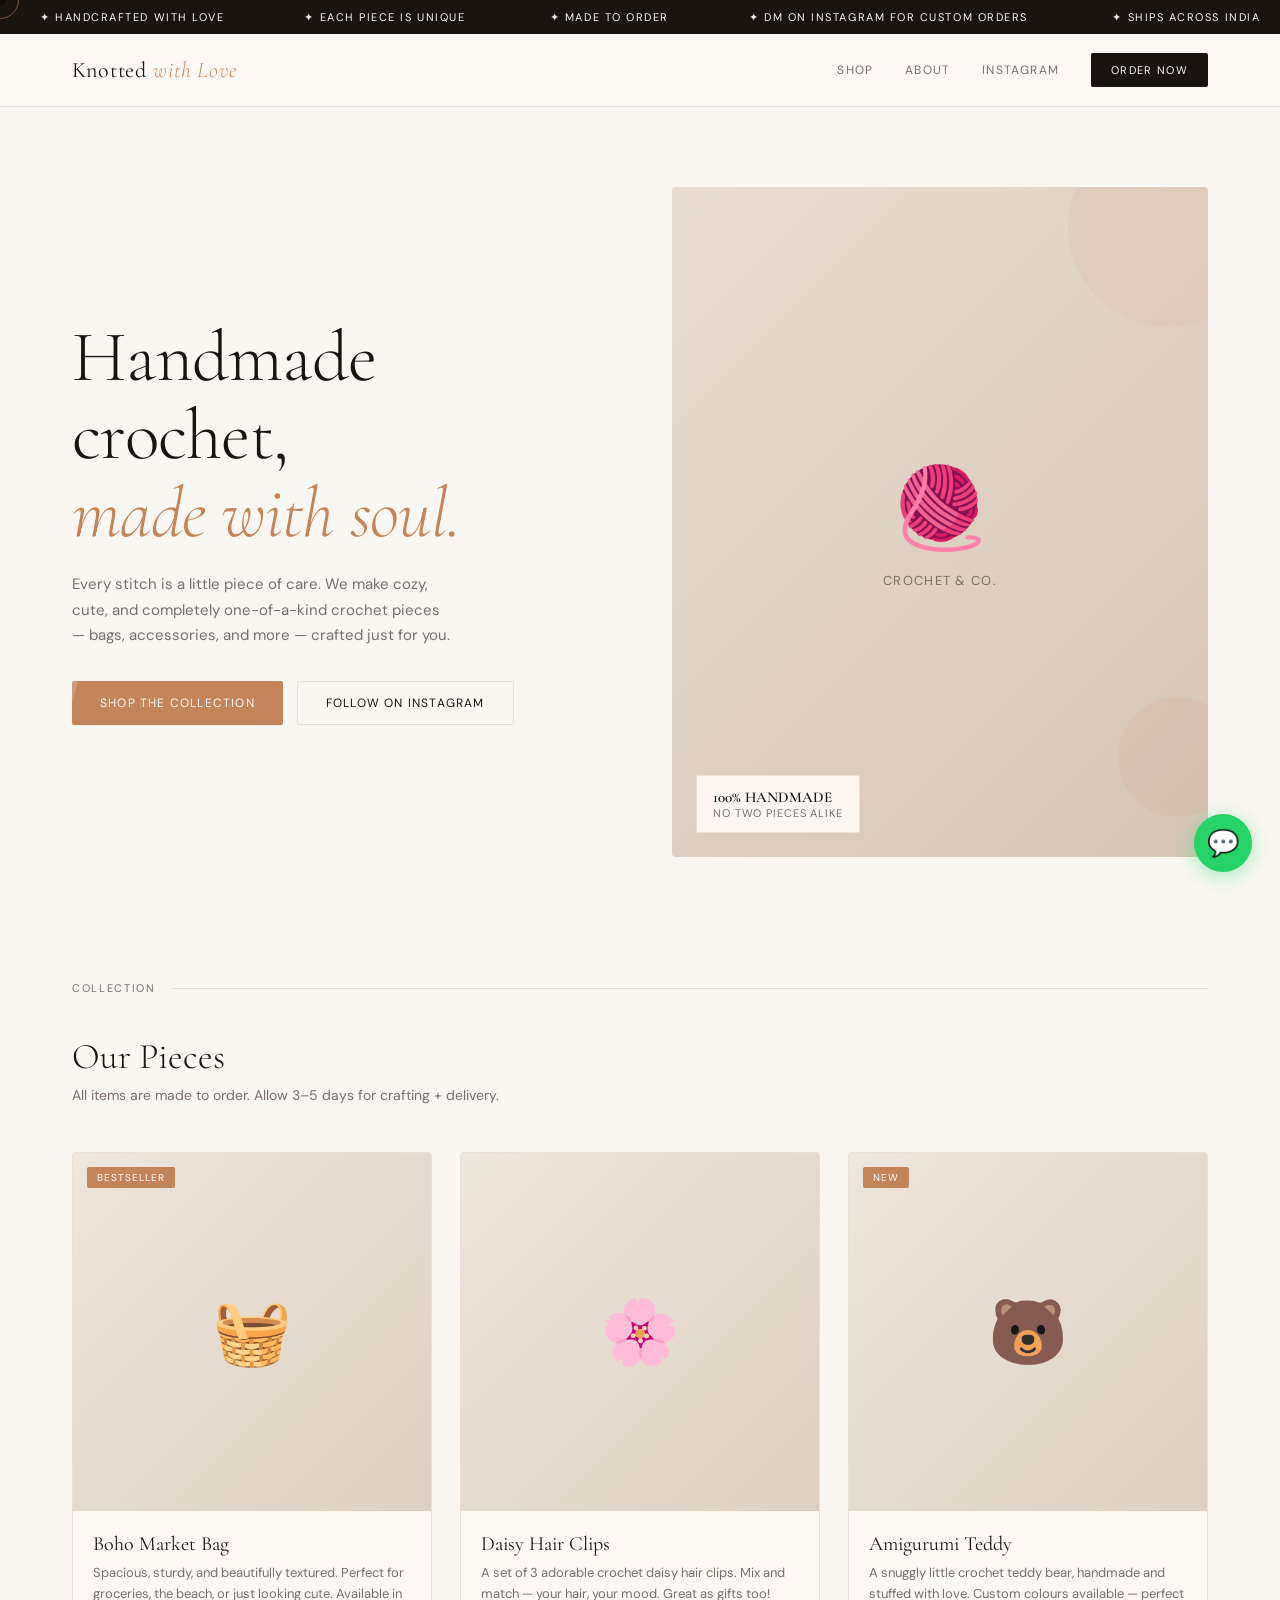
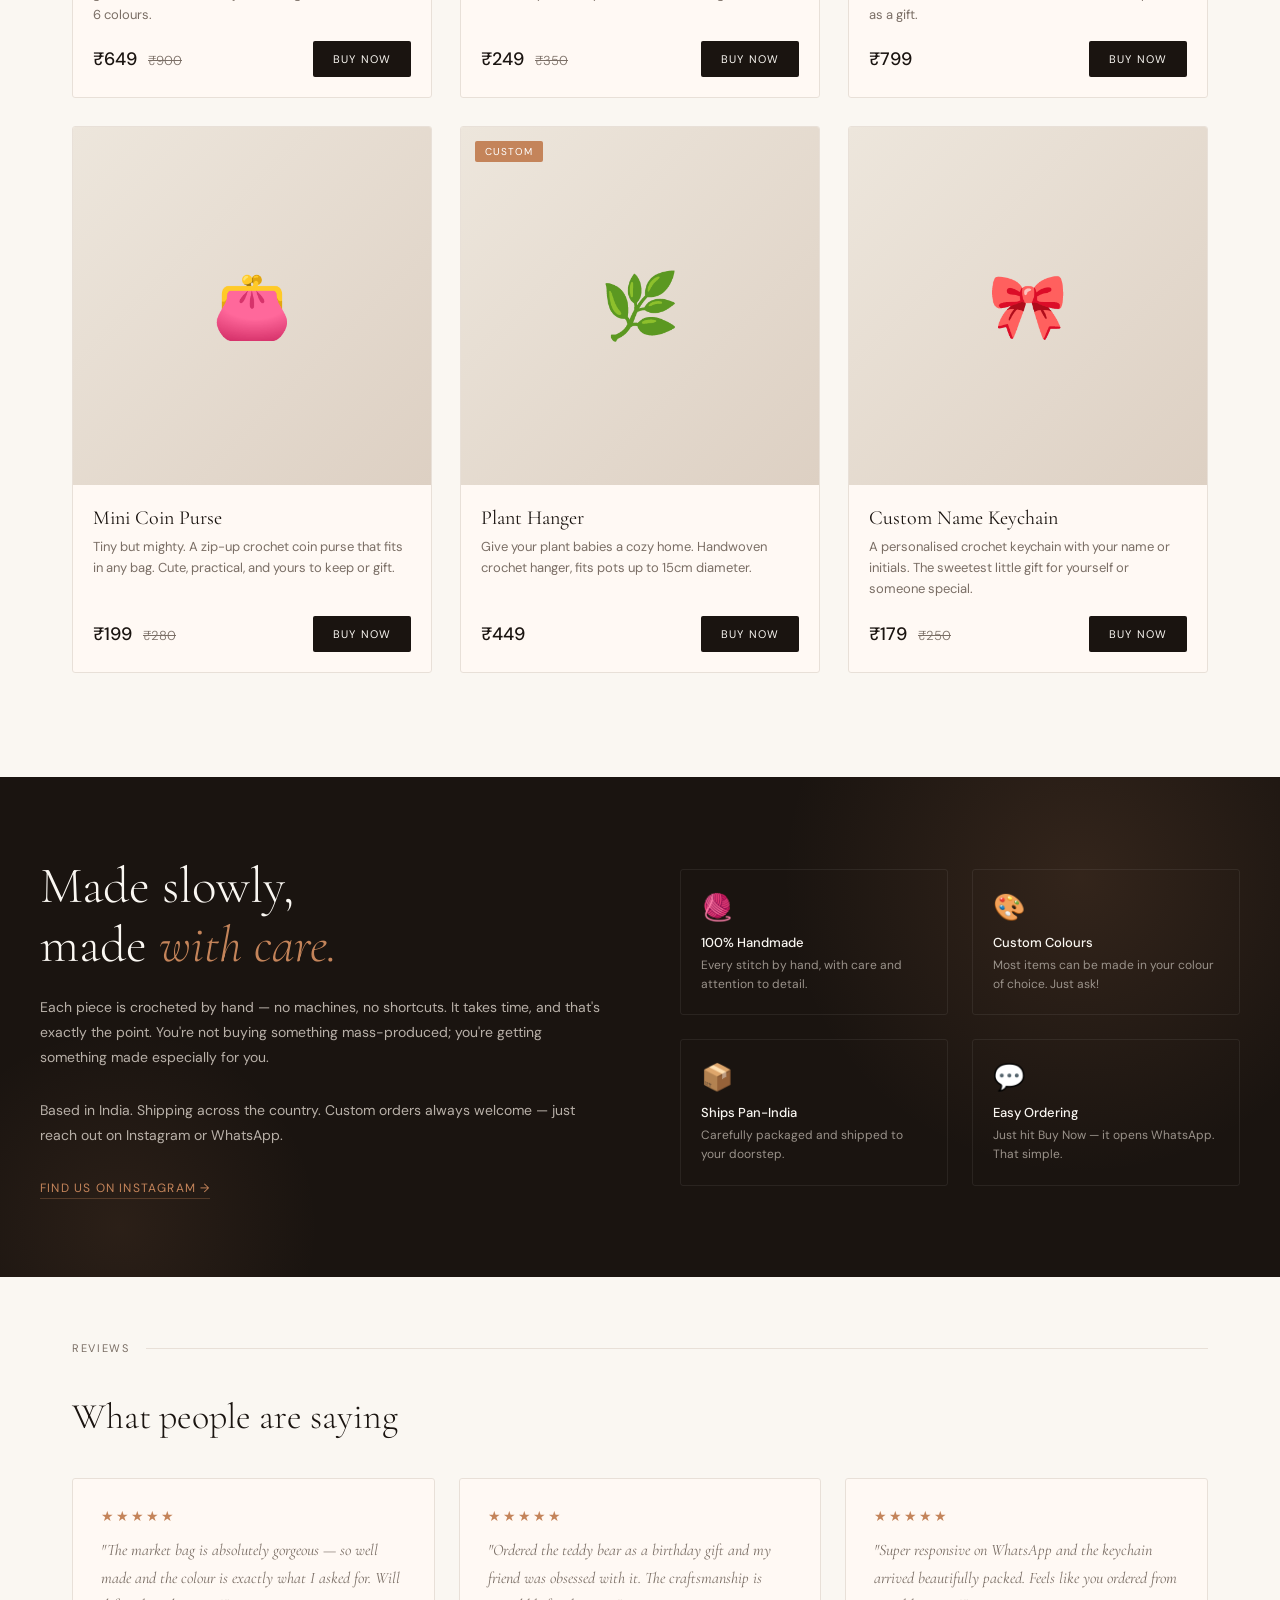
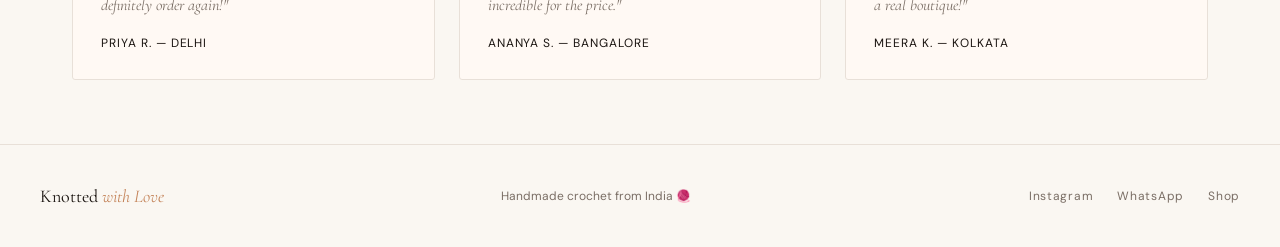
<file: backup1234/index.html>
<!DOCTYPE html>
<html lang="en">
<head>
  <meta charset="UTF-8"/>
  <meta name="viewport" content="width=device-width, initial-scale=1.0"/>
  <title>Knotted with Love – Handmade Crochet</title>
  <link href="https://fonts.googleapis.com/css2?family=Cormorant+Garamond:ital,wght@0,300;0,400;0,600;1,300;1,400&family=DM+Sans:wght@300;400;500&display=swap" rel="stylesheet"/>
  <link href="style.css" rel="stylesheet">
</head>
<body>

  <div class="cursor" id="cursor"></div>
  <div class="cursor-ring" id="cursorRing"></div>
  <div class="particles" id="particles"></div>

  <!-- MARQUEE -->
  <div class="marquee-bar">
    <div class="marquee-inner">
      <span>✦ Handcrafted with love</span><span>✦ Each piece is unique</span>
      <span>✦ Made to order</span><span>✦ DM on Instagram for custom orders</span>
      <span>✦ Ships across India</span><span>✦ Handcrafted with love</span>
      <span>✦ Each piece is unique</span><span>✦ Made to order</span>
      <span>✦ DM on Instagram for custom orders</span><span>✦ Ships across India</span>
    </div>
  </div>

  <!-- HEADER -->
  <header>
    <div class="header-inner">
      <a href="#" class="logo">Knotted <em>with Love</em></a>
      <nav>
        <a href="#products">Shop</a>
        <a href="#about">About</a>
        <a href="https://www.instagram.com/" target="_blank">Instagram</a>
        <a href="https://wa.me/919876543210" target="_blank" class="nav-cta">Order Now</a>
      </nav>
    </div>
  </header>

  <!-- HERO -->
  <section class="hero">
    <div class="hero-text">
      <h1>Handmade<br>crochet,<br><em>made with soul.</em></h1>
      <p>Every stitch is a little piece of care. We make cozy, cute, and completely one-of-a-kind crochet pieces — bags, accessories, and more — crafted just for you.</p>
      <div class="hero-btns">
        <a href="#products" class="btn-primary">Shop the Collection</a>
        <a href="https://www.instagram.com/" target="_blank" class="btn-outline">Follow on Instagram</a>
      </div>
    </div>
    <div class="hero-visual">
      <div class="hero-deco hero-deco-1"></div>
      <div class="hero-deco hero-deco-2"></div>
      <div class="hero-visual-fallback">
        <div class="hero-emoji">🧶</div>
        <span>Crochet &amp; Co.</span>
      </div>
      <div class="hero-badge">
        <strong>100% Handmade</strong>
        No two pieces alike
      </div>
    </div>
  </section>

  <!-- PRODUCTS -->
  <section class="products-section" id="products">
    <div class="section-label reveal">Collection</div>
    <h2 class="reveal reveal-d1">Our Pieces</h2>
    <p class="sub reveal reveal-d2">All items are made to order. Allow 3–5 days for crafting + delivery.</p>
    <div class="products-grid">

      <div class="product-card">
        <div class="product-img">
          <div class="product-placeholder"><span class="ei">🧺</span></div>
          <span class="product-tag">Bestseller</span>
        </div>
        <div class="product-body">
          <div class="product-name">Boho Market Bag</div>
          <div class="product-desc">Spacious, sturdy, and beautifully textured. Perfect for groceries, the beach, or just looking cute. Available in 6 colours.</div>
          <div class="product-meta">
            <div class="product-price">₹649 <span class="og">₹900</span></div>
            <a href="https://wa.me/919876543210?text=Hi!%20I%27m%20interested%20in%20the%20Boho%20Market%20Bag%20from%20your%20crochet%20store%20%F0%9F%A7%B6" target="_blank" class="buy-btn"><span class="bl">Buy Now</span></a>
          </div>
        </div>
      </div>

      <div class="product-card">
        <div class="product-img">
          <div class="product-placeholder"><span class="ei">🌸</span></div>
        </div>
        <div class="product-body">
          <div class="product-name">Daisy Hair Clips</div>
          <div class="product-desc">A set of 3 adorable crochet daisy hair clips. Mix and match — your hair, your mood. Great as gifts too!</div>
          <div class="product-meta">
            <div class="product-price">₹249 <span class="og">₹350</span></div>
            <a href="https://wa.me/919876543210?text=Hi!%20I%27m%20interested%20in%20the%20Daisy%20Hair%20Clips%20from%20your%20crochet%20store%20%F0%9F%8C%B8" target="_blank" class="buy-btn"><span class="bl">Buy Now</span></a>
          </div>
        </div>
      </div>

      <div class="product-card">
        <div class="product-img">
          <div class="product-placeholder"><span class="ei">🐻</span></div>
          <span class="product-tag">New</span>
        </div>
        <div class="product-body">
          <div class="product-name">Amigurumi Teddy</div>
          <div class="product-desc">A snuggly little crochet teddy bear, handmade and stuffed with love. Custom colours available — perfect as a gift.</div>
          <div class="product-meta">
            <div class="product-price">₹799</div>
            <a href="https://wa.me/919876543210?text=Hi!%20I%27m%20interested%20in%20the%20Amigurumi%20Teddy%20from%20your%20crochet%20store%20%F0%9F%90%BB" target="_blank" class="buy-btn"><span class="bl">Buy Now</span></a>
          </div>
        </div>
      </div>

      <div class="product-card">
        <div class="product-img">
          <div class="product-placeholder"><span class="ei">👛</span></div>
        </div>
        <div class="product-body">
          <div class="product-name">Mini Coin Purse</div>
          <div class="product-desc">Tiny but mighty. A zip-up crochet coin purse that fits in any bag. Cute, practical, and yours to keep or gift.</div>
          <div class="product-meta">
            <div class="product-price">₹199 <span class="og">₹280</span></div>
            <a href="https://wa.me/919876543210?text=Hi!%20I%27m%20interested%20in%20the%20Mini%20Coin%20Purse%20from%20your%20crochet%20store%20%F0%9F%91%9B" target="_blank" class="buy-btn"><span class="bl">Buy Now</span></a>
          </div>
        </div>
      </div>

      <div class="product-card">
        <div class="product-img">
          <div class="product-placeholder"><span class="ei">🌿</span></div>
          <span class="product-tag">Custom</span>
        </div>
        <div class="product-body">
          <div class="product-name">Plant Hanger</div>
          <div class="product-desc">Give your plant babies a cozy home. Handwoven crochet hanger, fits pots up to 15cm diameter.</div>
          <div class="product-meta">
            <div class="product-price">₹449</div>
            <a href="https://wa.me/919876543210?text=Hi!%20I%27m%20interested%20in%20the%20Plant%20Hanger%20from%20your%20crochet%20store%20%F0%9F%8C%BF" target="_blank" class="buy-btn"><span class="bl">Buy Now</span></a>
          </div>
        </div>
      </div>

      <div class="product-card">
        <div class="product-img">
          <div class="product-placeholder"><span class="ei">🎀</span></div>
        </div>
        <div class="product-body">
          <div class="product-name">Custom Name Keychain</div>
          <div class="product-desc">A personalised crochet keychain with your name or initials. The sweetest little gift for yourself or someone special.</div>
          <div class="product-meta">
            <div class="product-price">₹179 <span class="og">₹250</span></div>
            <a href="https://wa.me/919876543210?text=Hi!%20I%27m%20interested%20in%20a%20Custom%20Name%20Keychain%20from%20your%20crochet%20store%20%F0%9F%8E%80" target="_blank" class="buy-btn"><span class="bl">Buy Now</span></a>
          </div>
        </div>
      </div>

    </div>
  </section>

  <!-- ABOUT -->
  <section class="about-strip" id="about">
    <div class="about-inner">
      <div class="reveal">
        <h2>Made slowly,<br>made <em>with care.</em></h2>
        <p>Each piece is crocheted by hand — no machines, no shortcuts. It takes time, and that's exactly the point. You're not buying something mass-produced; you're getting something made especially for you.</p>
        <p>Based in India. Shipping across the country. Custom orders always welcome — just reach out on Instagram or WhatsApp.</p>
        <a href="https://www.instagram.com/" target="_blank">Find us on Instagram →</a>
      </div>
      <div class="perks reveal reveal-d2">
        <div class="perk">
          <span class="perk-icon">🧶</span>
          <h4>100% Handmade</h4>
          <p>Every stitch by hand, with care and attention to detail.</p>
        </div>
        <div class="perk">
          <span class="perk-icon">🎨</span>
          <h4>Custom Colours</h4>
          <p>Most items can be made in your colour of choice. Just ask!</p>
        </div>
        <div class="perk">
          <span class="perk-icon">📦</span>
          <h4>Ships Pan-India</h4>
          <p>Carefully packaged and shipped to your doorstep.</p>
        </div>
        <div class="perk">
          <span class="perk-icon">💬</span>
          <h4>Easy Ordering</h4>
          <p>Just hit Buy Now — it opens WhatsApp. That simple.</p>
        </div>
      </div>
    </div>
  </section>

  <!-- TESTIMONIALS -->
  <section class="testimonials">
    <div class="section-label reveal">Reviews</div>
    <h2 class="reveal reveal-d1" style="font-family:'Cormorant Garamond',serif;font-size:36px;font-weight:300;">What people are saying</h2>
    <div class="testimonials-grid">
      <div class="testimonial">
        <div class="stars">★★★★★</div>
        <blockquote>"The market bag is absolutely gorgeous — so well made and the colour is exactly what I asked for. Will definitely order again!"</blockquote>
        <div class="reviewer">Priya R. — Delhi</div>
      </div>
      <div class="testimonial">
        <div class="stars">★★★★★</div>
        <blockquote>"Ordered the teddy bear as a birthday gift and my friend was obsessed with it. The craftsmanship is incredible for the price."</blockquote>
        <div class="reviewer">Ananya S. — Bangalore</div>
      </div>
      <div class="testimonial">
        <div class="stars">★★★★★</div>
        <blockquote>"Super responsive on WhatsApp and the keychain arrived beautifully packed. Feels like you ordered from a real boutique!"</blockquote>
        <div class="reviewer">Meera K. — Kolkata</div>
      </div>
    </div>
  </section>

  <!-- FOOTER -->
  <footer>
    <div class="footer-inner">
      <div class="footer-logo">Knotted <em>with Love</em></div>
      <p>Handmade crochet from India 🧶</p>
      <div class="footer-links">
        <a href="https://www.instagram.com/" target="_blank">Instagram</a>
        <a href="https://wa.me/919876543210" target="_blank">WhatsApp</a>
        <a href="#products">Shop</a>
      </div>
    </div>
  </footer>

  <a href="https://wa.me/919876543210?text=Hi!%20I%27d%20like%20to%20order%20from%20your%20crochet%20store%20%F0%9F%A7%B6" target="_blank" class="wa-float" title="Chat on WhatsApp">💬</a>

  <script>
    // ── CUSTOM CURSOR
    const cursor = document.getElementById('cursor');
    const ring = document.getElementById('cursorRing');
    let mx = 0, my = 0;
    document.addEventListener('mousemove', e => {
      mx = e.clientX; my = e.clientY;
      cursor.style.left = mx + 'px';
      cursor.style.top  = my + 'px';
    });
    // Ring lags behind slightly
    setInterval(() => {
      ring.style.left = mx + 'px';
      ring.style.top  = my + 'px';
    }, 80);
    // Scale cursor on hover
    document.querySelectorAll('a, button').forEach(el => {
      el.addEventListener('mouseenter', () => {
        cursor.style.width = '20px'; cursor.style.height = '20px';
        ring.style.width = '54px'; ring.style.height = '54px';
      });
      el.addEventListener('mouseleave', () => {
        cursor.style.width = '12px'; cursor.style.height = '12px';
        ring.style.width = '38px'; ring.style.height = '38px';
      });
    });

    // ── FLOATING PARTICLES
    const emojis = ['🧶','✦','🌸','🎀','⋆','·','✿','○'];
    const container = document.getElementById('particles');
    for (let i = 0; i < 20; i++) {
      const p = document.createElement('div');
      p.className = 'particle';
      p.textContent = emojis[Math.floor(Math.random() * emojis.length)];
      p.style.left = Math.random() * 100 + 'vw';
      p.style.setProperty('--dur',   (10 + Math.random() * 14) + 's');
      p.style.setProperty('--delay', (-Math.random() * 20) + 's');
      p.style.fontSize = (11 + Math.random() * 14) + 'px';
      container.appendChild(p);
    }

    // ── SCROLL REVEAL
    const observer = new IntersectionObserver(entries => {
      entries.forEach(entry => {
        if (entry.isIntersecting) entry.target.classList.add('visible');
      });
    }, { threshold: 0.12 });

    document.querySelectorAll('.reveal').forEach(el => observer.observe(el));

    // Product cards staggered
    document.querySelectorAll('.product-card').forEach((el, i) => {
      el.style.transitionDelay = (i % 3) * 0.12 + 's';
      observer.observe(el);
    });

    // Testimonial cards staggered
    document.querySelectorAll('.testimonial').forEach((el, i) => {
      el.style.transitionDelay = i * 0.15 + 's';
      observer.observe(el);
    });
  </script>
</body>
</html>
</file>
<file: backup1234/style.css>
*, *::before, *::after { box-sizing: border-box; margin: 0; padding: 0; }

:root {
    --cream: #faf7f2;
    --warm-white: #fff9f4;
    --text: #1a1410;
    --muted: #7a6e65;
    --accent: #c4845a;
    --accent-dark: #a86844;
    --border: #e8e0d8;
}

html { scroll-behavior: smooth; }

body {
    font-family: 'DM Sans', sans-serif;
    background: var(--cream);
    color: var(--text);
    min-height: 100vh;
    overflow-x: hidden;
    cursor: none;
}

/* ── CUSTOM CURSOR ── */
.cursor {
    width: 12px; height: 12px;
    background: var(--accent);
    border-radius: 50%;
    position: fixed;
    pointer-events: none;
    z-index: 9999;
    transform: translate(-50%, -50%);
    transition: width 0.25s, height 0.25s, background 0.25s;
    mix-blend-mode: multiply;
}
.cursor-ring {
    width: 38px; height: 38px;
    border: 1.5px solid var(--accent);
    border-radius: 50%;
    position: fixed;
    pointer-events: none;
    z-index: 9998;
    transform: translate(-50%, -50%);
    transition: left 0.1s ease-out, top 0.1s ease-out, width 0.3s, height 0.3s;
    opacity: 0.55;
}

/* ── FLOATING PARTICLES ── */
.particles { position: fixed; inset: 0; pointer-events: none; z-index: 0; overflow: hidden; }
.particle {
    position: absolute;
    opacity: 0;
    animation: floatUp var(--dur, 12s) var(--delay, 0s) infinite ease-in-out;
}
@keyframes floatUp {
    0%   { opacity: 0; transform: translateY(110vh) rotate(0deg) scale(0.6); }
    10%  { opacity: 0.18; }
    90%  { opacity: 0.12; }
    100% { opacity: 0; transform: translateY(-10vh) rotate(360deg) scale(1); }
}

/* ── SCROLL REVEAL ── */
.reveal {
    opacity: 0;
    transform: translateY(32px);
    transition: opacity 0.7s ease, transform 0.7s ease;
}
.reveal.visible { opacity: 1; transform: translateY(0); }
.reveal-d1 { transition-delay: 0.1s; }
.reveal-d2 { transition-delay: 0.22s; }
.reveal-d3 { transition-delay: 0.36s; }

/* ── MARQUEE ── */
.marquee-bar {
    background: var(--text);
    color: var(--cream);
    font-size: 11px;
    letter-spacing: 0.14em;
    text-transform: uppercase;
    overflow: hidden;
    white-space: nowrap;
    padding: 10px 0;
    position: relative; z-index: 10;
}
.marquee-inner { display: inline-block; animation: marquee 30s linear infinite; }
.marquee-inner span { margin: 0 40px; }
@keyframes marquee { from { transform: translateX(0); } to { transform: translateX(-50%); } }

/* ── HEADER ── */
header {
    background: rgba(255,249,244,0.88);
    backdrop-filter: blur(12px);
    border-bottom: 1px solid var(--border);
    position: sticky; top: 0; z-index: 100;
    animation: slideDown 0.6s ease both;
}
@keyframes slideDown {
    from { transform: translateY(-100%); opacity: 0; }
    to   { transform: translateY(0); opacity: 1; }
}
.header-inner {
    max-width: 1200px; margin: 0 auto;
    padding: 0 32px; height: 72px;
    display: flex; align-items: center; justify-content: space-between;
}
.logo {
    font-family: 'Cormorant Garamond', serif;
    font-size: 22px; font-weight: 400;
    letter-spacing: 0.04em; color: var(--text);
    text-decoration: none; line-height: 1.2;
    position: relative;
}
.logo em { font-style: italic; font-weight: 300; color: var(--accent); }
.logo::after {
    content: ''; position: absolute;
    bottom: -2px; left: 0; right: 0; height: 1px;
    background: var(--accent);
    transform: scaleX(0); transform-origin: left;
    transition: transform 0.3s ease;
}
.logo:hover::after { transform: scaleX(1); }

nav { display: flex; gap: 32px; align-items: center; }
nav a {
    font-size: 12px; letter-spacing: 0.1em; text-transform: uppercase;
    color: var(--muted); text-decoration: none;
    position: relative; transition: color 0.2s;
}
nav a::after {
    content: ''; position: absolute;
    bottom: -3px; left: 0; right: 0; height: 1px;
    background: var(--accent);
    transform: scaleX(0); transform-origin: left;
    transition: transform 0.25s ease;
}
nav a:hover { color: var(--text); }
nav a:hover::after { transform: scaleX(1); }
.nav-cta {
    background: var(--text); color: var(--cream) !important;
    padding: 10px 20px; border-radius: 2px;
    font-size: 11px !important; letter-spacing: 0.12em !important;
    transition: background 0.2s, transform 0.2s, box-shadow 0.2s !important;
}
.nav-cta::after { display: none !important; }
.nav-cta:hover {
    background: var(--accent) !important; color: #fff !important;
    transform: translateY(-2px) !important;
    box-shadow: 0 6px 20px rgba(196,132,90,0.35) !important;
}

/* ── HERO ── */
.hero {
    max-width: 1200px; margin: 0 auto;
    padding: 80px 32px 60px;
    display: grid; grid-template-columns: 1fr 1fr;
    gap: 64px; align-items: center;
    position: relative; z-index: 1;
}
.hero-text h1 {
    font-family: 'Cormorant Garamond', serif;
    font-size: clamp(44px, 6vw, 72px);
    font-weight: 300; line-height: 1.08; letter-spacing: -0.01em;
    margin-bottom: 20px;
    animation: heroTitle 1s ease both 0.3s;
}
@keyframes heroTitle {
    from { opacity: 0; transform: translateY(40px) skewY(2deg); }
    to   { opacity: 1; transform: translateY(0) skewY(0deg); }
}
.hero-text h1 em { font-style: italic; color: var(--accent); }
.hero-text p {
    color: var(--muted); font-size: 15px; line-height: 1.7;
    max-width: 380px; margin-bottom: 32px;
    animation: heroTitle 1s ease both 0.5s;
}
.hero-btns {
    display: flex; gap: 14px; flex-wrap: wrap;
    animation: heroTitle 1s ease both 0.7s;
}
.btn-primary {
    background: var(--accent); color: #fff;
    padding: 14px 28px; border-radius: 2px;
    text-decoration: none; font-size: 12px;
    letter-spacing: 0.1em; text-transform: uppercase;
    display: inline-block; position: relative; overflow: hidden;
    transition: transform 0.2s, box-shadow 0.2s;
}
.btn-primary::before {
    content: ''; position: absolute; inset: 0;
    background: rgba(255,255,255,0.18);
    transform: translateX(-100%) skewX(-15deg);
    transition: transform 0.4s ease;
}
.btn-primary:hover::before { transform: translateX(150%) skewX(-15deg); }
.btn-primary:hover { transform: translateY(-2px); box-shadow: 0 8px 24px rgba(196,132,90,0.4); }

.btn-outline {
    border: 1.5px solid var(--border); color: var(--text);
    padding: 13px 28px; border-radius: 2px;
    text-decoration: none; font-size: 12px;
    letter-spacing: 0.1em; text-transform: uppercase;
    display: inline-block;
    transition: border-color 0.2s, color 0.2s, transform 0.2s;
}
.btn-outline:hover { border-color: var(--accent); color: var(--accent); transform: translateY(-2px); }

.hero-visual {
    position: relative; aspect-ratio: 4/5;
    border-radius: 4px; overflow: hidden; background: #e8ddd3;
    animation: heroImg 1.1s ease both 0.2s;
}
@keyframes heroImg {
    from { opacity: 0; transform: translateX(40px) scale(0.97); }
    to   { opacity: 1; transform: translateX(0) scale(1); }
}
.hero-visual-fallback {
    width: 100%; height: 100%;
    display: flex; flex-direction: column;
    align-items: center; justify-content: center;
    background: linear-gradient(135deg, #e8ddd3 0%, #d4c5b5 100%);
    color: var(--muted); gap: 12px;
}
.hero-emoji {
    font-size: 80px;
    animation: gentleBob 3s ease-in-out infinite;
    display: inline-block;
}
@keyframes gentleBob {
    0%,100% { transform: translateY(0) rotate(-3deg); }
    50%      { transform: translateY(-14px) rotate(3deg); }
}
.hero-visual-fallback span {
    font-size: 13px; font-family: 'DM Sans', sans-serif;
    letter-spacing: 0.1em; text-transform: uppercase;
}
.hero-badge {
    position: absolute; bottom: 24px; left: 24px;
    background: rgba(255,249,244,0.95); border: 1px solid var(--border);
    padding: 12px 16px; border-radius: 2px;
    font-size: 11px; letter-spacing: 0.08em;
    color: var(--muted); text-transform: uppercase;
    animation: badgeSlide 0.8s ease both 1.1s;
    backdrop-filter: blur(6px);
}
@keyframes badgeSlide {
    from { opacity: 0; transform: translateY(12px); }
    to   { opacity: 1; transform: translateY(0); }
}
.hero-badge strong {
    display: block; font-size: 15px; letter-spacing: 0;
    color: var(--text); font-family: 'Cormorant Garamond', serif; font-weight: 600;
}
/* Floating deco circles */
.hero-deco {
    position: absolute; border-radius: 50%;
    background: var(--accent); opacity: 0.08;
    animation: decoFloat 6s ease-in-out infinite;
    pointer-events: none;
}
.hero-deco-1 { width: 200px; height: 200px; top: -60px; right: -60px; animation-delay: 0s; }
.hero-deco-2 { width: 120px; height: 120px; bottom: 40px; right: -30px; animation-delay: -3s; }
@keyframes decoFloat {
    0%,100% { transform: translate(0,0) scale(1); }
    50%      { transform: translate(-10px,-15px) scale(1.05); }
}

/* ── SECTION LABEL ── */
.section-label {
    display: flex; align-items: center; gap: 16px;
    font-size: 11px; letter-spacing: 0.15em; text-transform: uppercase;
    color: var(--muted); margin-bottom: 40px;
}
.section-label::after { content: ''; flex: 1; height: 1px; background: var(--border); }

/* ── PRODUCTS ── */
.products-section {
    max-width: 1200px; margin: 0 auto;
    padding: 64px 32px; position: relative; z-index: 1;
}
.products-section h2 {
    font-family: 'Cormorant Garamond', serif;
    font-size: 36px; font-weight: 300; margin-bottom: 8px;
}
.products-section .sub { color: var(--muted); font-size: 14px; margin-bottom: 48px; }

.products-grid { display: grid; grid-template-columns: repeat(3,1fr); gap: 28px; }

.product-card {
    background: var(--warm-white);
    border: 1px solid var(--border); border-radius: 3px;
    overflow: hidden; display: flex; flex-direction: column;
    opacity: 0; transform: translateY(40px);
    transition: opacity 0.6s ease, transform 0.6s ease,
                box-shadow 0.3s, border-color 0.3s;
}
.product-card.visible { opacity: 1; transform: translateY(0); }
.product-card:hover {
    transform: translateY(-6px) !important;
    box-shadow: 0 20px 56px rgba(0,0,0,0.1);
    border-color: #d8cfc7;
}

.product-img {
    aspect-ratio: 1/1; overflow: hidden;
    position: relative; background: #ede6dc;
}
.product-placeholder {
    width: 100%; height: 100%;
    display: flex; align-items: center; justify-content: center;
    font-size: 64px;
    background: linear-gradient(135deg, #ede6dc, #ddd0c3);
}
.product-placeholder .ei {
    display: inline-block;
    transition: transform 0.4s ease;
}
.product-card:hover .product-placeholder .ei {
    transform: scale(1.2) rotate(-10deg);
}
/* shimmer sweep on hover */
.product-img::after {
    content: ''; position: absolute; inset: 0;
    background: linear-gradient(105deg, transparent 30%, rgba(255,255,255,0.25) 50%, transparent 70%);
    transform: translateX(-100%);
    transition: transform 0.55s ease;
}
.product-card:hover .product-img::after { transform: translateX(110%); }

.product-tag {
    position: absolute; top: 14px; left: 14px;
    background: var(--accent); color: #fff;
    font-size: 10px; letter-spacing: 0.1em; text-transform: uppercase;
    padding: 4px 10px; border-radius: 2px;
}
.product-body { padding: 20px; flex: 1; display: flex; flex-direction: column; }
.product-name {
    font-family: 'Cormorant Garamond', serif;
    font-size: 20px; font-weight: 400; margin-bottom: 6px; line-height: 1.3;
}
.product-desc { font-size: 13px; color: var(--muted); line-height: 1.6; margin-bottom: 16px; flex: 1; }
.product-meta { display: flex; align-items: center; justify-content: space-between; gap: 12px; margin-top: auto; }
.product-price { font-size: 18px; font-weight: 500; }
.product-price .og { font-size: 13px; color: var(--muted); text-decoration: line-through; margin-left: 6px; font-weight: 300; }

.buy-btn {
    background: var(--text); color: var(--cream);
    padding: 11px 20px; border-radius: 2px;
    font-size: 11px; letter-spacing: 0.1em; text-transform: uppercase;
    text-decoration: none; white-space: nowrap;
    display: inline-block; position: relative; overflow: hidden;
    transition: transform 0.2s, box-shadow 0.2s;
}
.buy-btn::before {
    content: ''; position: absolute; inset: 0;
    background: var(--accent);
    transform: scaleX(0); transform-origin: left;
    transition: transform 0.3s ease;
}
.buy-btn .bl { position: relative; z-index: 1; }
.buy-btn:hover::before { transform: scaleX(1); }
.buy-btn:hover { transform: translateY(-2px); box-shadow: 0 6px 18px rgba(196,132,90,0.32); }

/* ── ABOUT STRIP ── */
.about-strip {
    background: var(--text); color: var(--cream);
    padding: 80px 32px; margin-top: 40px;
    position: relative; overflow: hidden;
}
.about-strip::before {
    content: ''; position: absolute;
    width: 600px; height: 600px; border-radius: 50%;
    background: radial-gradient(circle, rgba(196,132,90,0.15) 0%, transparent 70%);
    top: -200px; right: -100px;
    animation: meshFloat 8s ease-in-out infinite;
}
.about-strip::after {
    content: ''; position: absolute;
    width: 400px; height: 400px; border-radius: 50%;
    background: radial-gradient(circle, rgba(196,132,90,0.1) 0%, transparent 70%);
    bottom: -150px; left: -80px;
    animation: meshFloat 10s ease-in-out infinite reverse;
}
@keyframes meshFloat {
    0%,100% { transform: translate(0,0); }
    50%      { transform: translate(30px,-30px); }
}
.about-inner {
    max-width: 1200px; margin: 0 auto;
    display: grid; grid-template-columns: 1fr 1fr;
    gap: 80px; align-items: center;
    position: relative; z-index: 1;
}
.about-inner h2 {
    font-family: 'Cormorant Garamond', serif;
    font-size: clamp(32px,4vw,52px); font-weight: 300; line-height: 1.15; margin-bottom: 20px;
}
.about-inner h2 em { font-style: italic; color: var(--accent); }
.about-inner p { font-size: 14px; color: #b8b0a8; line-height: 1.8; margin-bottom: 28px; }
.about-inner a {
    color: var(--accent); font-size: 12px; letter-spacing: 0.1em;
    text-transform: uppercase; text-decoration: none;
    border-bottom: 1px solid rgba(196,132,90,0.3); padding-bottom: 2px;
    transition: border-color 0.2s, letter-spacing 0.3s;
}
.about-inner a:hover { border-color: var(--accent); letter-spacing: 0.15em; }

.perks { display: grid; grid-template-columns: 1fr 1fr; gap: 24px; }
.perk {
    padding: 20px; border: 1px solid rgba(255,255,255,0.07); border-radius: 3px;
    transition: border-color 0.3s, transform 0.3s, background 0.3s;
}
.perk:hover { border-color: rgba(196,132,90,0.3); transform: translateY(-4px); background: rgba(255,255,255,0.03); }
.perk-icon { font-size: 26px; margin-bottom: 10px; display: block; transition: transform 0.3s; }
.perk:hover .perk-icon { transform: scale(1.2) rotate(-6deg); }
.perk h4 { font-size: 13px; font-weight: 500; margin-bottom: 5px; }
.perk p { font-size: 12px; color: #9a928a; line-height: 1.6; margin: 0; }

/* ── TESTIMONIALS ── */
.testimonials { max-width: 1200px; margin: 0 auto; padding: 64px 32px; position: relative; z-index: 1; }
.testimonials-grid { display: grid; grid-template-columns: repeat(3,1fr); gap: 24px; margin-top: 40px; }
.testimonial {
    background: var(--warm-white); border: 1px solid var(--border);
    padding: 28px; border-radius: 3px;
    opacity: 0; transform: translateY(30px);
    transition: opacity 0.6s ease, transform 0.6s ease, box-shadow 0.3s, border-color 0.3s;
}
.testimonial.visible { opacity: 1; transform: translateY(0); }
.testimonial:hover { box-shadow: 0 12px 36px rgba(0,0,0,0.07); border-color: #d8cfc7; }
.stars { color: var(--accent); font-size: 14px; margin-bottom: 12px; letter-spacing: 2px; }
.testimonial blockquote {
    font-family: 'Cormorant Garamond', serif; font-size: 16px;
    font-style: italic; color: var(--muted); line-height: 1.7; margin-bottom: 16px;
}
.reviewer { font-size: 12px; letter-spacing: 0.08em; text-transform: uppercase; color: var(--text); }

/* ── FOOTER ── */
footer { border-top: 1px solid var(--border); padding: 40px 32px; position: relative; z-index: 1; }
.footer-inner {
    max-width: 1200px; margin: 0 auto;
    display: flex; align-items: center; justify-content: space-between; flex-wrap: wrap; gap: 16px;
}
.footer-logo { font-family: 'Cormorant Garamond', serif; font-size: 18px; font-weight: 400; }
.footer-logo em { font-style: italic; color: var(--accent); }
footer p { font-size: 12px; color: var(--muted); }
.footer-links { display: flex; gap: 24px; }
.footer-links a {
    font-size: 12px; color: var(--muted); text-decoration: none;
    letter-spacing: 0.06em; transition: color 0.2s, letter-spacing 0.3s;
}
.footer-links a:hover { color: var(--accent); letter-spacing: 0.1em; }

/* ── WHATSAPP FLOAT ── */
.wa-float {
    position: fixed; bottom: 28px; right: 28px;
    width: 58px; height: 58px; background: #25d366;
    border-radius: 50%; display: flex; align-items: center; justify-content: center;
    text-decoration: none; font-size: 26px;
    box-shadow: 0 4px 20px rgba(37,211,102,0.4);
    z-index: 200;
    animation: waPulse 2.5s ease-in-out infinite, waEntrance 0.8s ease both 1.5s;
    transition: transform 0.2s, box-shadow 0.2s;
}
@keyframes waPulse {
    0%,100% { box-shadow: 0 4px 20px rgba(37,211,102,0.4); }
    50%      { box-shadow: 0 4px 32px rgba(37,211,102,0.7), 0 0 0 10px rgba(37,211,102,0.08); }
}
@keyframes waEntrance {
    from { opacity: 0; transform: scale(0) rotate(-180deg); }
    to   { opacity: 1; transform: scale(1) rotate(0deg); }
}
.wa-float:hover { transform: scale(1.1) rotate(8deg); }

/* ── RESPONSIVE ── */
@media (max-width: 900px) {
    body { cursor: auto; }
    .cursor, .cursor-ring { display: none; }
    .hero { grid-template-columns: 1fr; gap: 40px; padding: 48px 20px 40px; }
    .hero-visual { aspect-ratio: 16/9; max-height: 340px; }
    .products-grid { grid-template-columns: repeat(2,1fr); gap: 16px; }
    .about-inner { grid-template-columns: 1fr; gap: 40px; }
    .testimonials-grid { grid-template-columns: 1fr; }
    .header-inner { padding: 0 20px; }
    nav { gap: 20px; }
    .nav-cta { display: none; }
}
@media (max-width: 560px) {
    .products-grid { grid-template-columns: 1fr; }
    .products-section { padding: 40px 20px; }
    .perks { grid-template-columns: 1fr; }
    .footer-inner { flex-direction: column; text-align: center; }
    .footer-links { justify-content: center; }
}
</file>
